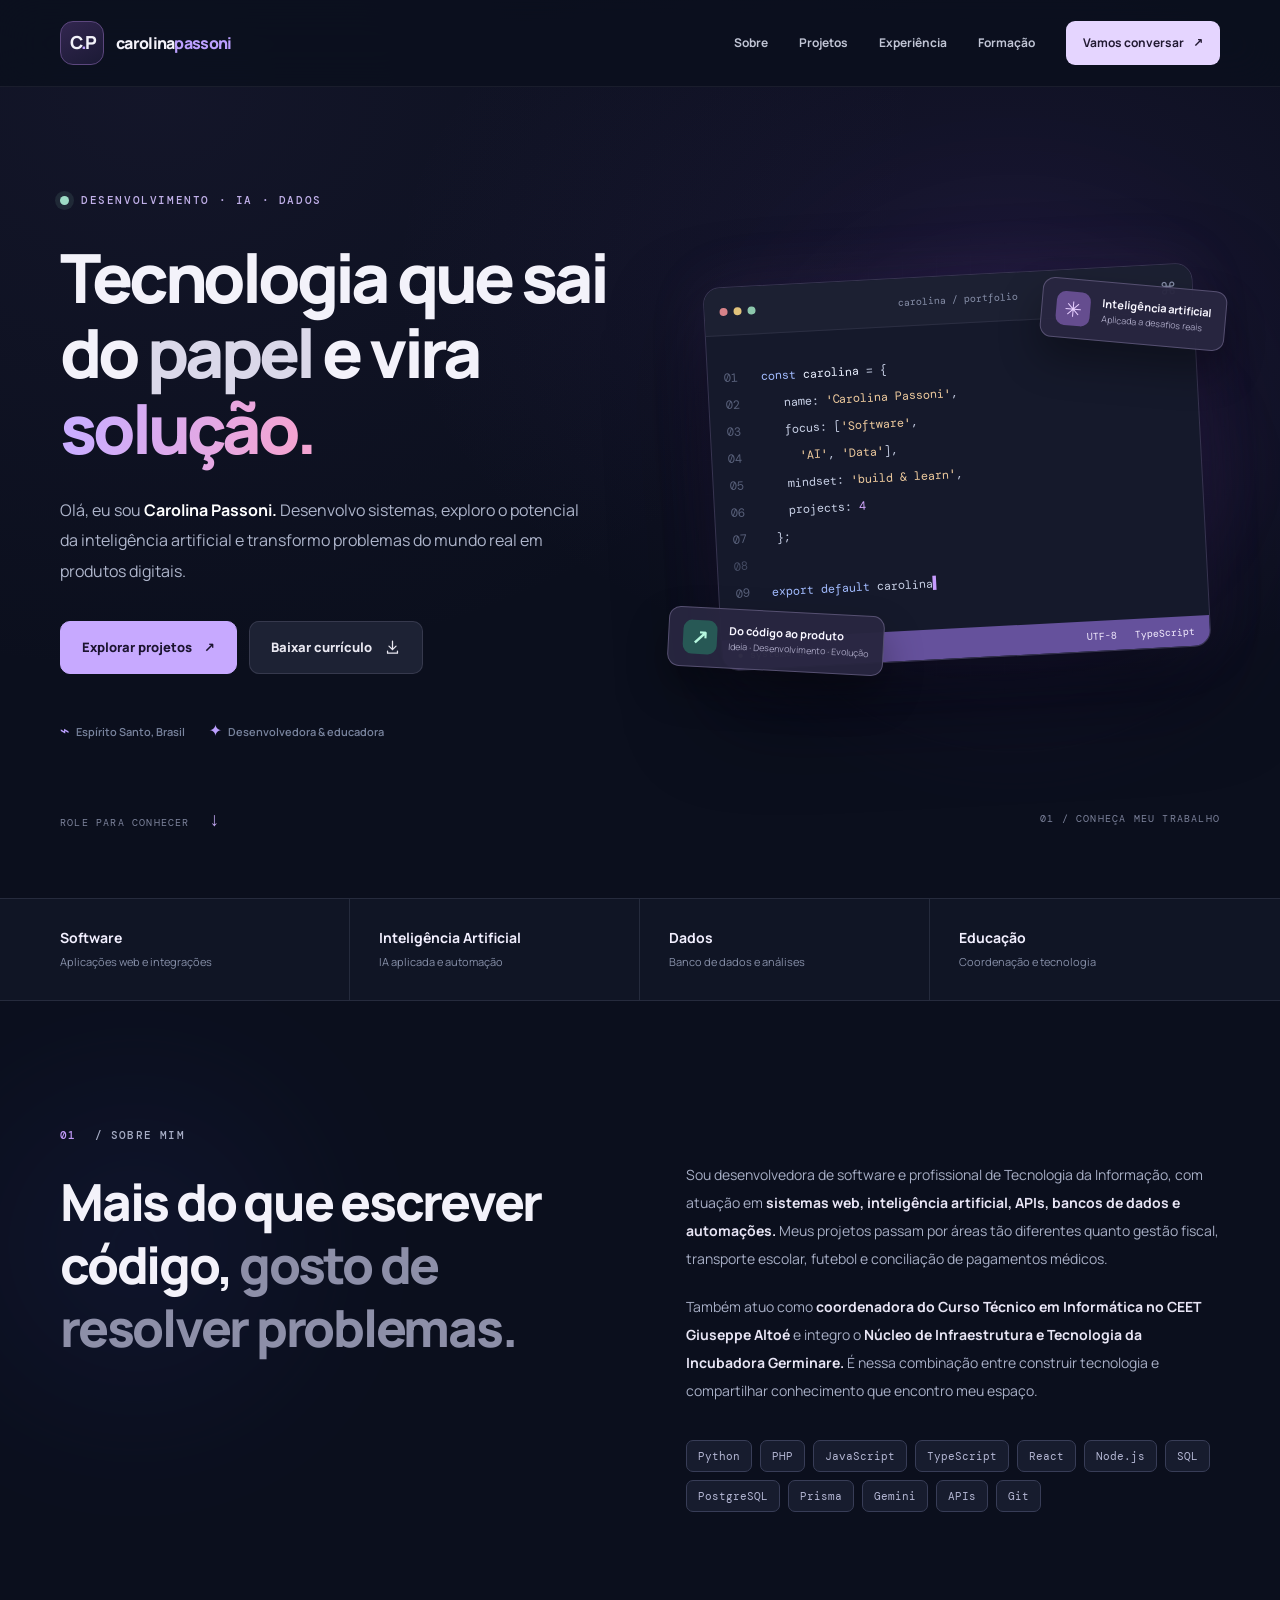
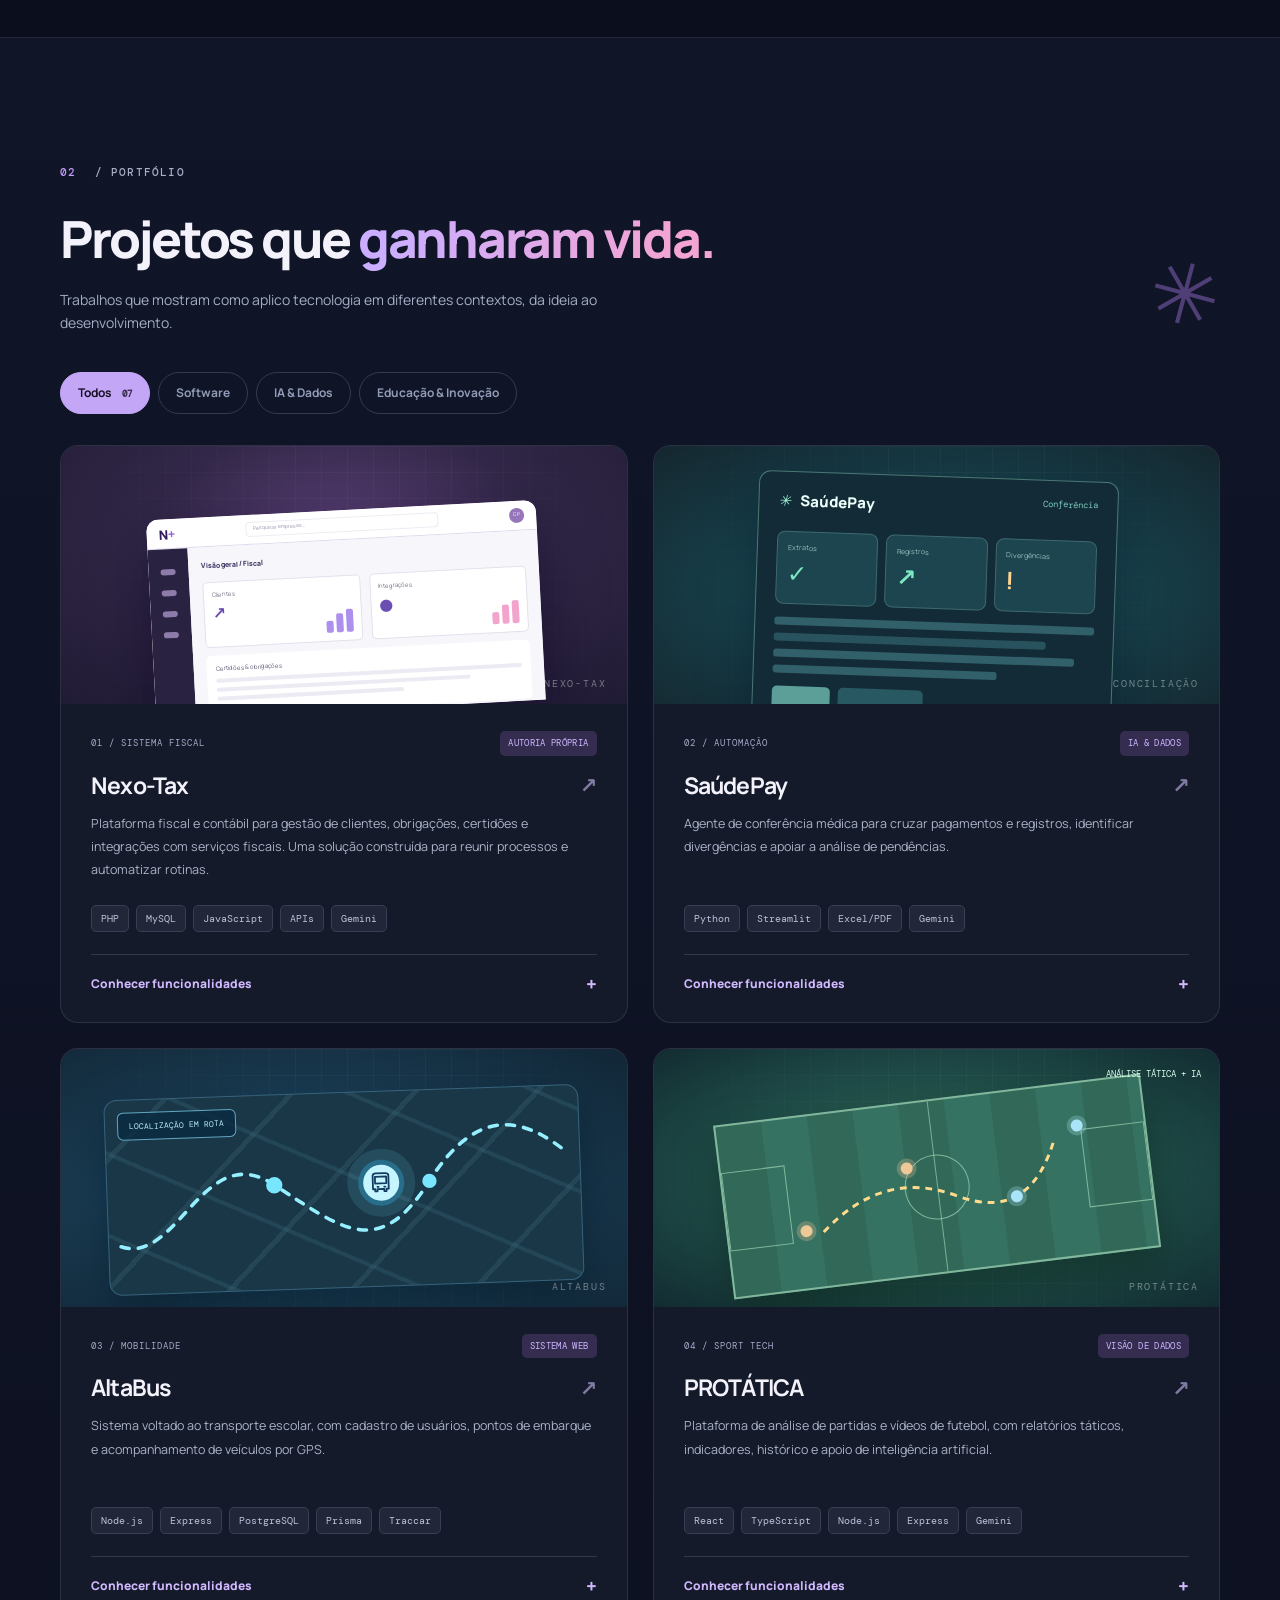
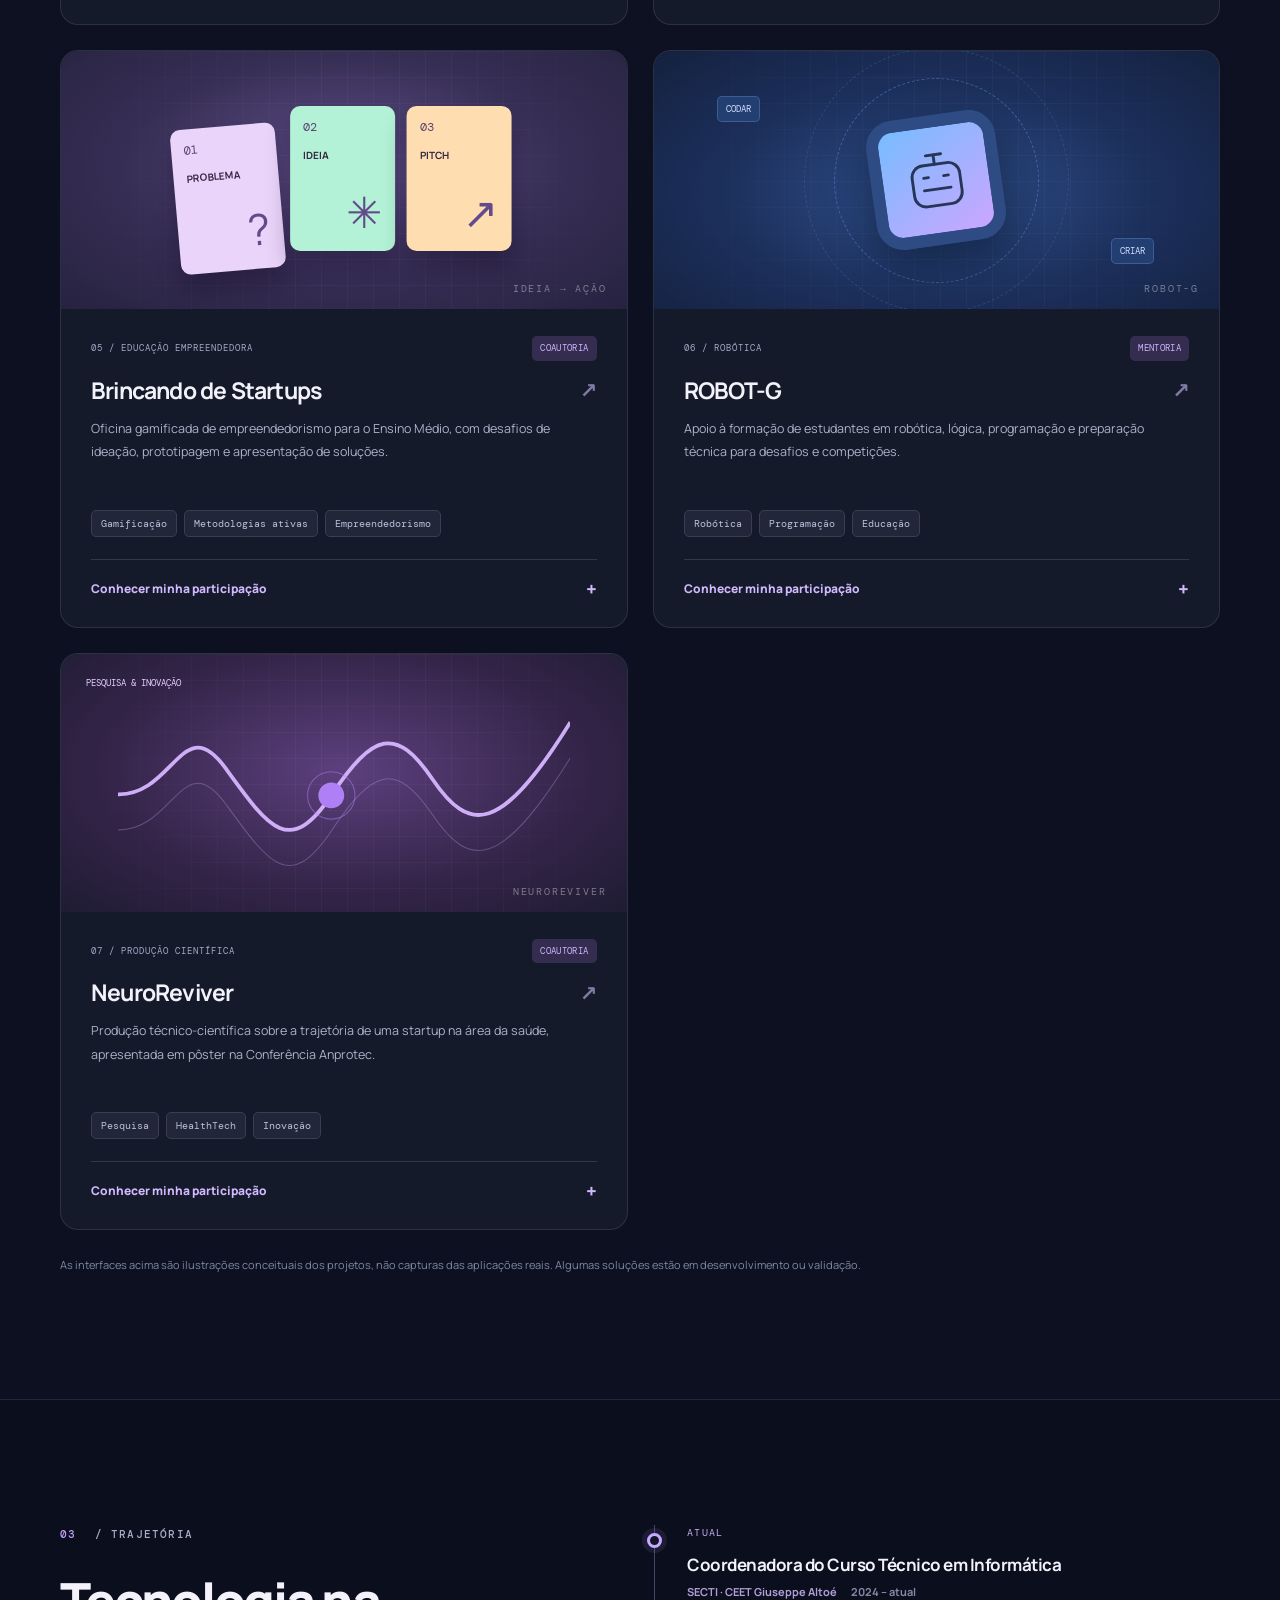
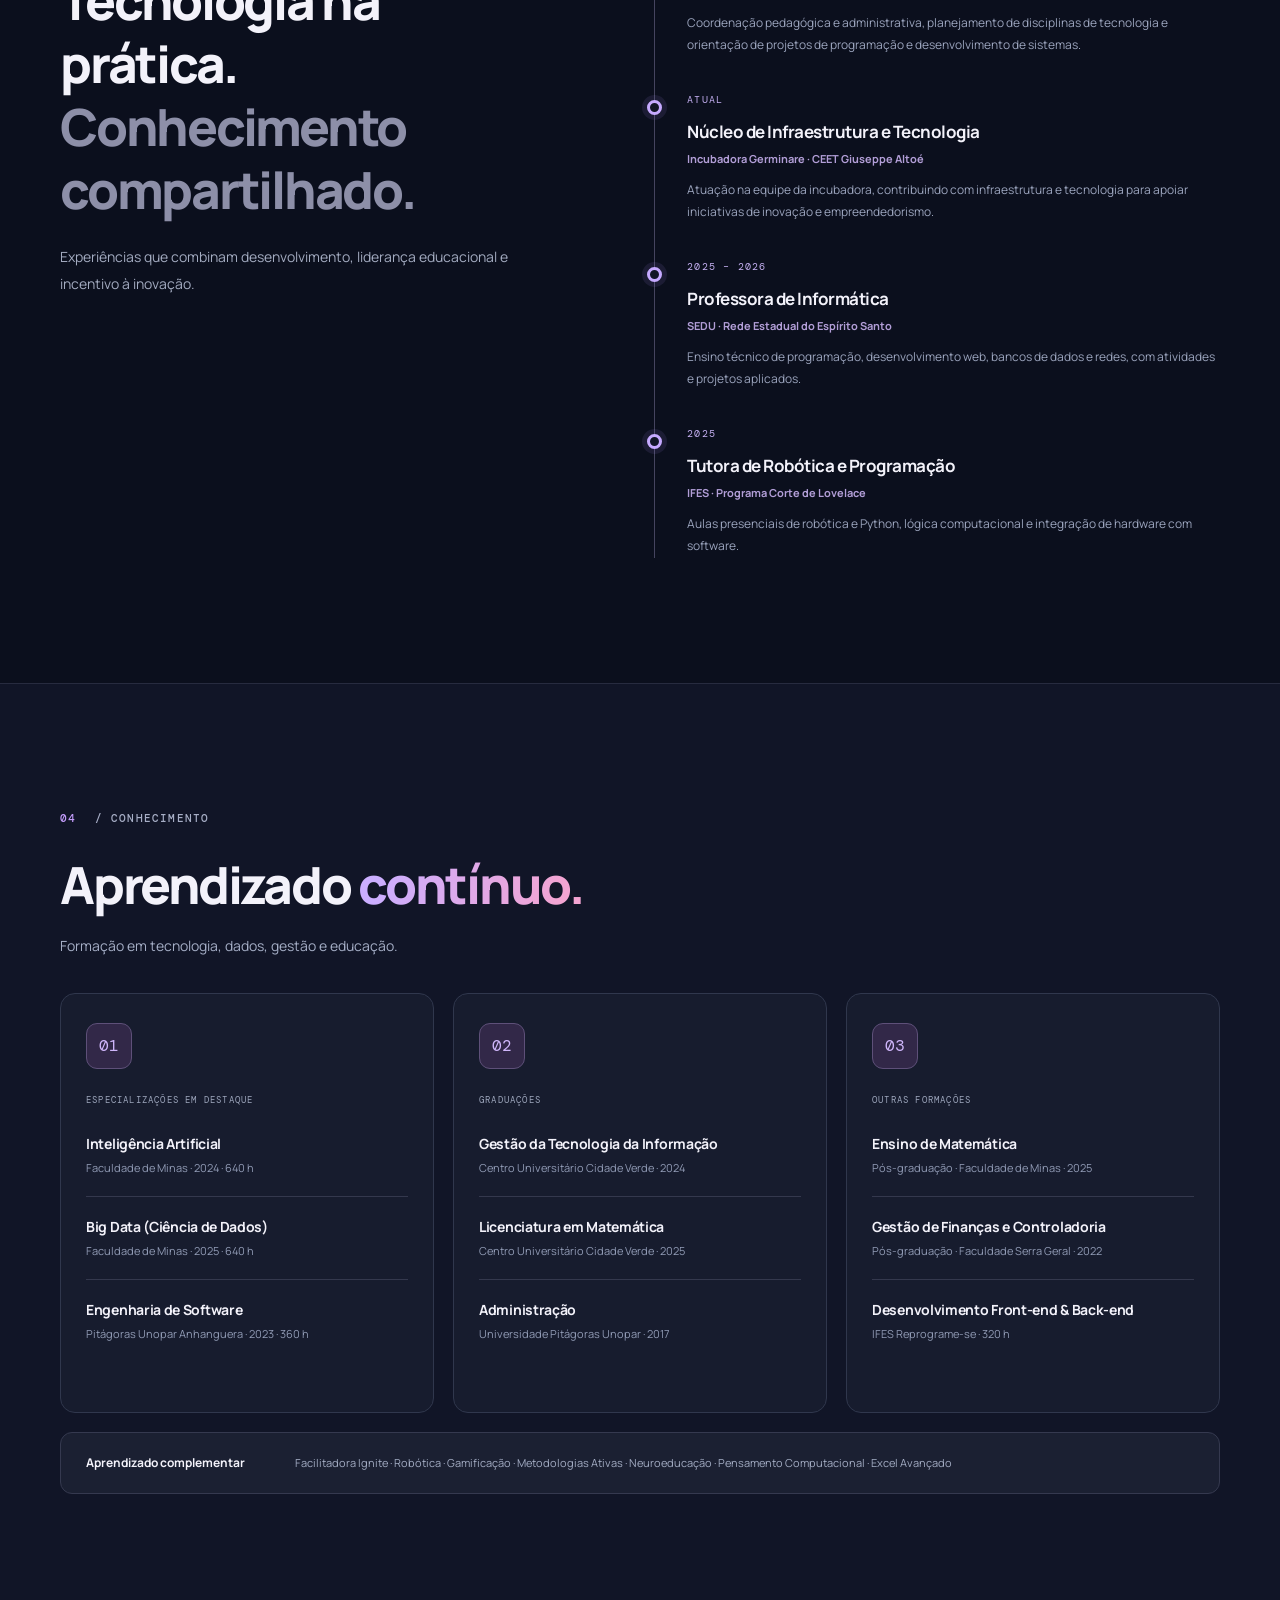
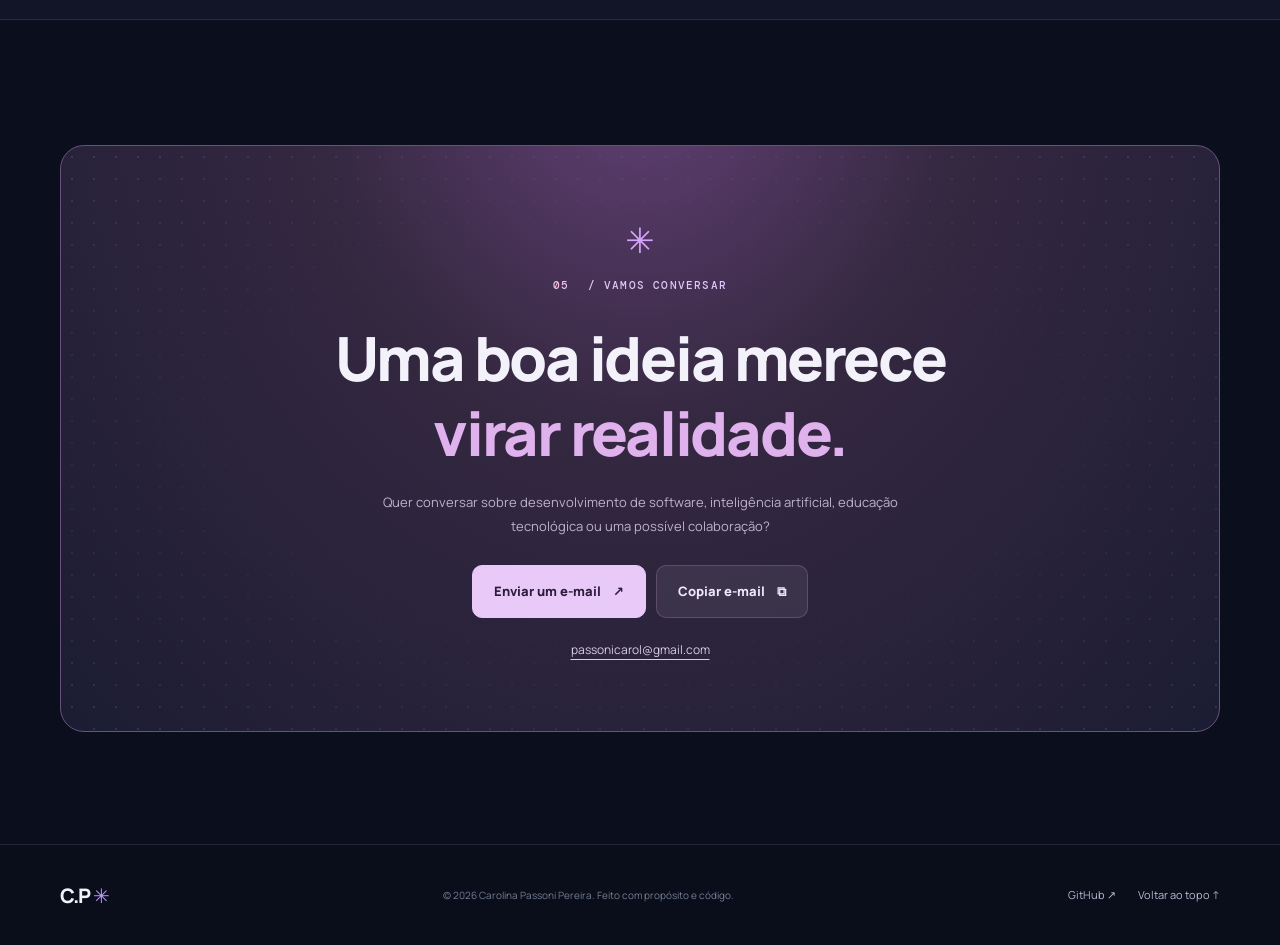
<file: index.html>
<!doctype html>
<html lang="pt-BR">
<head>
  <meta charset="UTF-8" />
  <meta name="viewport" content="width=device-width, initial-scale=1" />
  <meta name="theme-color" content="#0b1021" />
  <meta name="description" content="Portfólio de Carolina Passoni Pereira: desenvolvimento de software, inteligência artificial, dados e educação tecnológica. Conheça Nexo-Tax, SaúdePay, AltaBus, PROTÁTICA e mais." />
  <meta property="og:title" content="Carolina Passoni | Desenvolvedora de Software & IA" />
  <meta property="og:description" content="Soluções reais em software, dados e inteligência artificial. Conheça meus projetos e minha trajetória." />
  <meta property="og:type" content="website" />
  <meta property="og:locale" content="pt_BR" />
  <meta name="color-scheme" content="dark light" />
  <title>Carolina Passoni | Software, Dados & Inteligência Artificial</title>
  <link rel="icon" href="/assets/favicon.svg" type="image/svg+xml" />
  <link rel="preconnect" href="https://fonts.googleapis.com" />
  <link rel="preconnect" href="https://fonts.gstatic.com" crossorigin />
  <link href="https://fonts.googleapis.com/css2?family=DM+Mono:wght@400;500&family=Manrope:wght@400;500;600;700;800&display=swap" rel="stylesheet" />
  <link rel="stylesheet" href="/styles.css" />
  <script defer src="/script.js"></script>
</head>
<body>
  <a class="skip-link" href="#conteudo">Ir para o conteúdo</a>
  <div class="page-orb page-orb-one" aria-hidden="true"></div>
  <div class="page-orb page-orb-two" aria-hidden="true"></div>
  <header class="site-header" id="topo">
    <div class="container header-inner">
      <a class="brand" href="#topo" aria-label="Carolina Passoni, início">
        <span class="brand-mark">C<span>.</span>P</span>
        <span class="brand-name">carolina<span>passoni</span></span>
      </a>
      <button class="menu-toggle" id="menu-toggle" type="button" aria-expanded="false" aria-controls="primary-nav" aria-label="Abrir menu">
        <span></span><span></span><span></span>
      </button>
      <nav class="primary-nav" id="primary-nav" aria-label="Navegação principal">
        <a href="#sobre">Sobre</a><a href="#projetos">Projetos</a><a href="#experiencia">Experiência</a><a href="#formacao">Formação</a>
        <a href="#contato" class="nav-contact">Vamos conversar <span aria-hidden="true">↗</span></a>
      </nav>
    </div>
  </header>

  <main id="conteudo">
    <section class="hero section" aria-labelledby="hero-title">
      <div class="container hero-layout">
        <div class="hero-copy reveal">
          <p class="eyebrow"><span class="status-dot"></span> DESENVOLVIMENTO · IA · DADOS</p>
          <h1 id="hero-title">Tecnologia que sai do <em>papel</em> e vira <span class="gradient-text">solução.</span></h1>
          <p class="hero-description">Olá, eu sou <strong>Carolina Passoni.</strong> Desenvolvo sistemas, exploro o potencial da inteligência artificial e transformo problemas do mundo real em produtos digitais.</p>
          <div class="hero-actions">
            <a class="button button-primary" href="#projetos">Explorar projetos <span aria-hidden="true">↗</span></a>
            <a class="button button-secondary" href="/assets/Curriculo_Carolina_Passoni.pdf" download>Baixar currículo <svg viewBox="0 0 24 24" width="17" height="17" aria-hidden="true"><path d="M12 3v12m0 0 5-5m-5 5-5-5M5 17v3h14v-3" fill="none" stroke="currentColor" stroke-width="1.8" stroke-linecap="round" stroke-linejoin="round"/></svg></a>
          </div>
          <div class="hero-meta"><span><span class="meta-icon">⌁</span> Espírito Santo, Brasil</span><span><span class="meta-icon">✦</span> Desenvolvedora & educadora</span></div>
        </div>
        <div class="hero-visual reveal" aria-label="Ilustração conceitual de uma interface de desenvolvimento de software">
          <div class="hero-glow"></div>
          <div class="editor-window">
            <div class="editor-bar"><div class="editor-dots"><i></i><i></i><i></i></div><span>carolina / portfolio</span><span class="editor-icon">⌘</span></div>
            <div class="editor-content">
              <div class="editor-line"><span class="line-no">01</span><span class="token-blue">const</span> <span class="token-white">carolina</span> = {</div>
              <div class="editor-line"><span class="line-no">02</span> &nbsp; name: <span class="token-yellow">'Carolina Passoni'</span>,</div>
              <div class="editor-line"><span class="line-no">03</span> &nbsp; focus: [<span class="token-yellow">'Software'</span>,</div>
              <div class="editor-line"><span class="line-no">04</span> &nbsp; &nbsp; <span class="token-yellow">'AI'</span>, <span class="token-yellow">'Data'</span>],</div>
              <div class="editor-line"><span class="line-no">05</span> &nbsp; mindset: <span class="token-yellow">'build & learn'</span>,</div>
              <div class="editor-line"><span class="line-no">06</span> &nbsp; projects: <span class="token-purple">4</span></div>
              <div class="editor-line"><span class="line-no">07</span> };</div>
              <div class="editor-line faint"><span class="line-no">08</span></div>
              <div class="editor-line"><span class="line-no">09</span><span class="token-blue">export default</span> carolina<span class="cursor">▍</span></div>
            </div>
            <div class="editor-status"><span>● systems online</span><span>UTF-8 &nbsp; TypeScript</span></div>
          </div>
          <div class="float-card float-card-one"><span class="float-symbol">✳</span><div><strong>Inteligência artificial</strong><small>Aplicada a desafios reais</small></div></div>
          <div class="float-card float-card-two"><span class="mini-spark">↗</span><div><strong>Do código ao produto</strong><small>Ideia · Desenvolvimento · Evolução</small></div></div>
        </div>
      </div>
      <div class="container hero-footer"><span class="scroll-cue">ROLE PARA CONHECER <span aria-hidden="true">↓</span></span><span class="hero-index">01 / CONHEÇA MEU TRABALHO</span></div>
    </section>

    <section class="facts-strip" aria-label="Áreas de atuação">
      <div class="container facts-grid">
        <div><strong>Software</strong><span>Aplicações web e integrações</span></div>
        <div><strong>Inteligência Artificial</strong><span>IA aplicada e automação</span></div>
        <div><strong>Dados</strong><span>Banco de dados e análises</span></div>
        <div><strong>Educação</strong><span>Coordenação e tecnologia</span></div>
      </div>
    </section>

    <section class="section about-section" id="sobre" aria-labelledby="about-title">
      <div class="container about-layout">
        <div class="section-heading reveal"><div class="section-label"><span>01</span> / SOBRE MIM</div><h2 id="about-title">Mais do que escrever código, <span class="text-dim">gosto de resolver problemas.</span></h2></div>
        <div class="about-body reveal"><p>Sou desenvolvedora de software e profissional de Tecnologia da Informação, com atuação em <strong>sistemas web, inteligência artificial, APIs, bancos de dados e automações.</strong> Meus projetos passam por áreas tão diferentes quanto gestão fiscal, transporte escolar, futebol e conciliação de pagamentos médicos.</p><p>Também atuo como <strong>coordenadora do Curso Técnico em Informática no CEET Giuseppe Altoé</strong> e integro o <strong>Núcleo de Infraestrutura e Tecnologia da Incubadora Germinare.</strong> É nessa combinação entre construir tecnologia e compartilhar conhecimento que encontro meu espaço.</p>
          <div class="skill-tags"><span>Python</span><span>PHP</span><span>JavaScript</span><span>TypeScript</span><span>React</span><span>Node.js</span><span>SQL</span><span>PostgreSQL</span><span>Prisma</span><span>Gemini</span><span>APIs</span><span>Git</span></div>
        </div>
      </div>
    </section>

    <section class="section projects-section" id="projetos" aria-labelledby="projects-title">
      <div class="container">
        <div class="section-top reveal"><div><div class="section-label"><span>02</span> / PORTFÓLIO</div><h2 id="projects-title">Projetos que <span class="gradient-text">ganharam vida.</span></h2><p>Trabalhos que mostram como aplico tecnologia em diferentes contextos, da ideia ao desenvolvimento.</p></div><span class="section-decoration" aria-hidden="true">✳</span></div>
        <div class="filter-bar reveal" role="group" aria-label="Filtrar projetos"><button class="filter-button active" data-filter="todos" type="button" aria-pressed="true">Todos <span>07</span></button><button class="filter-button" data-filter="software" type="button" aria-pressed="false">Software</button><button class="filter-button" data-filter="ia" type="button" aria-pressed="false">IA & Dados</button><button class="filter-button" data-filter="educacao" type="button" aria-pressed="false">Educação & Inovação</button></div>
        <div class="projects-grid" id="projects-grid">
          <article class="project-card project-featured reveal" data-categories="software ia"><div class="project-art art-nexo"><div class="app-shell nexo-shell"><div class="app-shell-top"><span class="fake-logo">N<span>+</span></span><span class="fake-search">Pesquisar empresas...</span><span class="fake-avatar">CP</span></div><div class="nexo-main"><div class="nexo-side"><i></i><i></i><i></i><i></i></div><div class="nexo-dashboard"><div class="nexo-label">Visão geral / Fiscal</div><div class="nexo-metrics"><div><small>Clientes</small><b>↗</b><span class="fake-bars"><i></i><i></i><i></i></span></div><div><small>Integrações</small><b>●</b><span class="fake-bars bars-pink"><i></i><i></i><i></i></span></div></div><div class="nexo-list"><span>Certidões & obrigações</span><i></i><i></i><i></i></div></div></div></div><span class="art-watermark">NEXO-TAX</span></div><div class="project-info"><div class="project-meta"><span class="project-type">01 / SISTEMA FISCAL</span><span class="project-badge">AUTORIA PRÓPRIA</span></div><h3>Nexo-Tax <span aria-hidden="true">↗</span></h3><p>Plataforma fiscal e contábil para gestão de clientes, obrigações, certidões e integrações com serviços fiscais. Uma solução construída para reunir processos e automatizar rotinas.</p><div class="tech-stack"><span>PHP</span><span>MySQL</span><span>JavaScript</span><span>APIs</span><span>Gemini</span></div><details class="project-details"><summary>Conhecer funcionalidades <span aria-hidden="true">+</span></summary><div>Gestão de escritórios e clientes, integrações com Certum e serviços do e-CAC/SERPRO, webhooks, automações e recursos com IA. Algumas integrações podem depender de homologação ou validação em produção.</div></details></div></article>

          <article class="project-card reveal" data-categories="software ia"><div class="project-art art-health"><div class="health-screen"><div class="health-head"><span><i class="health-pulse">✳</i> SaúdePay</span><small>Conferência</small></div><div class="health-stats"><div><small>Extratos</small><strong>✓</strong></div><div><small>Registros</small><strong>↗</strong></div><div><small>Divergências</small><strong>!</strong></div></div><div class="health-lines"><i></i><i></i><i></i><i></i></div><div class="health-bottom"><span></span><span></span></div></div><span class="art-watermark">CONCILIAÇÃO</span></div><div class="project-info"><div class="project-meta"><span class="project-type">02 / AUTOMAÇÃO</span><span class="project-badge">IA & DADOS</span></div><h3>SaúdePay <span aria-hidden="true">↗</span></h3><p>Agente de conferência médica para cruzar pagamentos e registros, identificar divergências e apoiar a análise de pendências.</p><div class="tech-stack"><span>Python</span><span>Streamlit</span><span>Excel/PDF</span><span>Gemini</span></div><details class="project-details"><summary>Conhecer funcionalidades <span aria-hidden="true">+</span></summary><div>Conciliação de extratos com registros do Apolo, identificação de glosas e inconsistências, relatórios em Excel/PDF e análise opcional com inteligência artificial.</div></details></div></article>

          <article class="project-card reveal" data-categories="software"><div class="project-art art-bus"><div class="map-window"><div class="map-grid"></div><svg class="bus-route" viewBox="0 0 440 190" aria-hidden="true"><path d="M0 143 C55 163 84 40 151 87 S252 165 304 89 S402 33 440 66" fill="none" stroke="#96efff" stroke-width="3.5" stroke-dasharray="8 9" stroke-linecap="round"/><circle cx="152" cy="88" r="8" fill="#79e6ff"/><circle cx="304" cy="89" r="7" fill="#79e6ff"/></svg><div class="bus-marker"><svg viewBox="0 0 24 24" aria-hidden="true"><path d="M5 6c0-1.5 1.4-2 3-2h8c1.6 0 3 .5 3 2v12h-2v2h-2v-2H9v2H7v-2H5V6Zm2 1v6h10V7H7Zm2 9h1m5 0h1" stroke="currentColor" stroke-width="1.6" fill="none" stroke-linejoin="round" stroke-linecap="round"/></svg></div><span class="map-tag">LOCALIZAÇÃO EM ROTA</span></div><span class="art-watermark">ALTABUS</span></div><div class="project-info"><div class="project-meta"><span class="project-type">03 / MOBILIDADE</span><span class="project-badge">SISTEMA WEB</span></div><h3>AltaBus <span aria-hidden="true">↗</span></h3><p>Sistema voltado ao transporte escolar, com cadastro de usuários, pontos de embarque e acompanhamento de veículos por GPS.</p><div class="tech-stack"><span>Node.js</span><span>Express</span><span>PostgreSQL</span><span>Prisma</span><span>Traccar</span></div><details class="project-details"><summary>Conhecer funcionalidades <span aria-hidden="true">+</span></summary><div>Estrutura de API com Node.js e Express, persistência em PostgreSQL via Prisma, integração com rastreamento Traccar e configuração para hospedagem na Vercel.</div></details></div></article>

          <article class="project-card reveal" data-categories="software ia"><div class="project-art art-soccer"><div class="field-graphic"><div class="pitch-outline"><div class="center-circle"></div><div class="penalty-left"></div><div class="penalty-right"></div><div class="pitch-midline"></div><i class="player player-a"></i><i class="player player-b"></i><i class="player player-c"></i><i class="player player-d"></i><svg class="tactical-line" viewBox="0 0 370 174" aria-hidden="true"><path d="M65 119 Q133 62 204 99 T310 52" fill="none" stroke="#ffdb8b" stroke-width="3" stroke-dasharray="7 6"/></svg></div></div><span class="field-label">ANÁLISE TÁTICA + IA</span><span class="art-watermark">PROTÁTICA</span></div><div class="project-info"><div class="project-meta"><span class="project-type">04 / SPORT TECH</span><span class="project-badge">VISÃO DE DADOS</span></div><h3>PROTÁTICA <span aria-hidden="true">↗</span></h3><p>Plataforma de análise de partidas e vídeos de futebol, com relatórios táticos, indicadores, histórico e apoio de inteligência artificial.</p><div class="tech-stack"><span>React</span><span>TypeScript</span><span>Node.js</span><span>Express</span><span>Gemini</span></div><details class="project-details"><summary>Conhecer funcionalidades <span aria-hidden="true">+</span></summary><div>Desenvolvimento e evolução de recursos para análise esportiva, geração de relatórios, comparação de análises e acompanhamento de indicadores a partir de dados e vídeos.</div></details></div></article>

          <article class="project-card reveal" data-categories="educacao"><div class="project-art art-startups"><div class="startup-board"><div class="startup-tile"><span>01</span><strong>PROBLEMA</strong><i>?</i></div><div class="startup-tile"><span>02</span><strong>IDEIA</strong><i>✳</i></div><div class="startup-tile"><span>03</span><strong>PITCH</strong><i>↗</i></div></div><span class="art-watermark">IDEIA → AÇÃO</span></div><div class="project-info"><div class="project-meta"><span class="project-type">05 / EDUCAÇÃO EMPREENDEDORA</span><span class="project-badge">COAUTORIA</span></div><h3>Brincando de Startups <span aria-hidden="true">↗</span></h3><p>Oficina gamificada de empreendedorismo para o Ensino Médio, com desafios de ideação, prototipagem e apresentação de soluções.</p><div class="tech-stack"><span>Gamificação</span><span>Metodologias ativas</span><span>Empreendedorismo</span></div><details class="project-details"><summary>Conhecer minha participação <span aria-hidden="true">+</span></summary><div>Coautoria da oficina e de relato sobre a iniciativa apresentado na 36ª Conferência Anprotec, em 2026.</div></details></div></article>

          <article class="project-card reveal" data-categories="educacao"><div class="project-art art-robot"><div class="robot-ring ring-one"></div><div class="robot-ring ring-two"></div><div class="robot-core"><svg viewBox="0 0 72 72" aria-hidden="true"><rect x="11" y="19" width="50" height="43" rx="12" fill="none" stroke="currentColor" stroke-width="3"/><path d="M36 19V9m-8 0h16M22 45h28M23 32h5m16 0h5" stroke="currentColor" stroke-linecap="round" stroke-width="3"/></svg></div><span class="robot-chip chip-one">CODAR</span><span class="robot-chip chip-two">CRIAR</span><span class="art-watermark">ROBOT-G</span></div><div class="project-info"><div class="project-meta"><span class="project-type">06 / ROBÓTICA</span><span class="project-badge">MENTORIA</span></div><h3>ROBOT-G <span aria-hidden="true">↗</span></h3><p>Apoio à formação de estudantes em robótica, lógica, programação e preparação técnica para desafios e competições.</p><div class="tech-stack"><span>Robótica</span><span>Programação</span><span>Educação</span></div><details class="project-details"><summary>Conhecer minha participação <span aria-hidden="true">+</span></summary><div>Orientação educacional de projetos, desenvolvimento de competências tecnológicas e apoio à preparação da equipe para competições.</div></details></div></article>

          <article class="project-card reveal" data-categories="ia educacao"><div class="project-art art-neuro"><div class="neuro-graphic"><svg viewBox="0 0 420 220" aria-hidden="true"><path d="M0 121 C52 122 60 42 100 97 S159 180 198 122 S258 57 292 107 S355 159 420 54" fill="none" stroke="#d6b6ff" stroke-width="3.5"/><path d="M0 154 C52 155 60 75 100 130 S159 213 198 155 S258 90 292 140 S355 192 420 87" fill="none" stroke="#d6b6ff" stroke-width="1" opacity=".3"/><circle cx="198" cy="122" r="12" fill="#b583fc"/><circle cx="198" cy="122" r="22" fill="none" stroke="#b583fc" opacity=".5"/></svg></div><span class="neuro-label">PESQUISA & INOVAÇÃO</span><span class="art-watermark">NEUROREVIVER</span></div><div class="project-info"><div class="project-meta"><span class="project-type">07 / PRODUÇÃO CIENTÍFICA</span><span class="project-badge">COAUTORIA</span></div><h3>NeuroReviver <span aria-hidden="true">↗</span></h3><p>Produção técnico-científica sobre a trajetória de uma startup na área da saúde, apresentada em pôster na Conferência Anprotec.</p><div class="tech-stack"><span>Pesquisa</span><span>HealthTech</span><span>Inovação</span></div><details class="project-details"><summary>Conhecer minha participação <span aria-hidden="true">+</span></summary><div>Coautoria de relato apresentado na 36ª Conferência Anprotec em 2026, com foco na trajetória de desenvolvimento de uma iniciativa de saúde e inovação.</div></details></div></article>
        </div>
        <p class="projects-note">As interfaces acima são ilustrações conceituais dos projetos, não capturas das aplicações reais. Algumas soluções estão em desenvolvimento ou validação.</p>
      </div>
    </section>

    <section class="section experience-section" id="experiencia" aria-labelledby="experience-title">
      <div class="container experience-layout"><div class="experience-intro reveal"><div class="section-label"><span>03</span> / TRAJETÓRIA</div><h2 id="experience-title">Tecnologia na prática. <span class="text-dim">Conhecimento compartilhado.</span></h2><p>Experiências que combinam desenvolvimento, liderança educacional e incentivo à inovação.</p></div>
        <div class="timeline reveal">
          <article class="timeline-item"><div class="timeline-dot"></div><div class="timeline-date">ATUAL</div><h3>Coordenadora do Curso Técnico em Informática</h3><div class="timeline-place">SECTI · CEET Giuseppe Altoé <span>2024 – atual</span></div><p>Coordenação pedagógica e administrativa, planejamento de disciplinas de tecnologia e orientação de projetos de programação e desenvolvimento de sistemas.</p></article>
          <article class="timeline-item"><div class="timeline-dot"></div><div class="timeline-date">ATUAL</div><h3>Núcleo de Infraestrutura e Tecnologia</h3><div class="timeline-place">Incubadora Germinare · CEET Giuseppe Altoé</div><p>Atuação na equipe da incubadora, contribuindo com infraestrutura e tecnologia para apoiar iniciativas de inovação e empreendedorismo.</p></article>
          <article class="timeline-item"><div class="timeline-dot"></div><div class="timeline-date">2025 – 2026</div><h3>Professora de Informática</h3><div class="timeline-place">SEDU · Rede Estadual do Espírito Santo</div><p>Ensino técnico de programação, desenvolvimento web, bancos de dados e redes, com atividades e projetos aplicados.</p></article>
          <article class="timeline-item"><div class="timeline-dot"></div><div class="timeline-date">2025</div><h3>Tutora de Robótica e Programação</h3><div class="timeline-place">IFES · Programa Corte de Lovelace</div><p>Aulas presenciais de robótica e Python, lógica computacional e integração de hardware com software.</p></article>
        </div>
      </div>
    </section>

    <section class="section education-section" id="formacao" aria-labelledby="education-title"><div class="container"><div class="section-top education-top reveal"><div><div class="section-label"><span>04</span> / CONHECIMENTO</div><h2 id="education-title">Aprendizado <span class="gradient-text">contínuo.</span></h2><p>Formação em tecnologia, dados, gestão e educação.</p></div></div><div class="education-grid">
      <div class="education-card reveal"><div class="education-card-icon">01</div><div class="education-card-label">ESPECIALIZAÇÕES EM DESTAQUE</div><h3>Inteligência Artificial</h3><p>Faculdade de Minas · 2024 · 640 h</p><hr/><h3>Big Data (Ciência de Dados)</h3><p>Faculdade de Minas · 2025 · 640 h</p><hr/><h3>Engenharia de Software</h3><p>Pitágoras Unopar Anhanguera · 2023 · 360 h</p></div>
      <div class="education-card reveal"><div class="education-card-icon">02</div><div class="education-card-label">GRADUAÇÕES</div><h3>Gestão da Tecnologia da Informação</h3><p>Centro Universitário Cidade Verde · 2024</p><hr/><h3>Licenciatura em Matemática</h3><p>Centro Universitário Cidade Verde · 2025</p><hr/><h3>Administração</h3><p>Universidade Pitágoras Unopar · 2017</p></div>
      <div class="education-card reveal"><div class="education-card-icon">03</div><div class="education-card-label">OUTRAS FORMAÇÕES</div><h3>Ensino de Matemática</h3><p>Pós-graduação · Faculdade de Minas · 2025</p><hr/><h3>Gestão de Finanças e Controladoria</h3><p>Pós-graduação · Faculdade Serra Geral · 2022</p><hr/><h3>Desenvolvimento Front-end & Back-end</h3><p>IFES Reprograme-se · 320 h</p></div>
    </div><div class="certification-bar reveal"><strong>Aprendizado complementar</strong><span>Facilitadora Ignite · Robótica · Gamificação · Metodologias Ativas · Neuroeducação · Pensamento Computacional · Excel Avançado</span></div></div></section>

    <section class="section contact-section" id="contato" aria-labelledby="contact-title"><div class="container contact-panel reveal"><div class="contact-star" aria-hidden="true">✳</div><div class="section-label"><span>05</span> / VAMOS CONVERSAR</div><h2 id="contact-title">Uma boa ideia merece <span>virar realidade.</span></h2><p>Quer conversar sobre desenvolvimento de software, inteligência artificial, educação tecnológica ou uma possível colaboração?</p><div class="contact-actions"><a class="button contact-button" href="mailto:passonicarol@gmail.com?subject=Contato%20pelo%20portf%C3%B3lio">Enviar um e-mail <span aria-hidden="true">↗</span></a><button class="button contact-copy" id="copy-email" type="button">Copiar e-mail <span aria-hidden="true">⧉</span></button></div><a class="contact-email" href="mailto:passonicarol@gmail.com">passonicarol@gmail.com</a></div></section>
  </main>
  <footer class="site-footer"><div class="container footer-inner"><a class="footer-brand" href="#topo">C.P<span>✳</span></a><p>© <span id="year">2026</span> Carolina Passoni Pereira. Feito com propósito e código.</p><div class="footer-links"><a href="https://github.com/CarolinaPassoni" target="_blank" rel="noopener noreferrer">GitHub ↗</a><a href="#topo">Voltar ao topo ↑</a></div></div></footer>
  <div class="toast" id="toast" role="status" aria-live="polite"></div>
</body>
</html>
</file>
<file: styles.css>
:root{--bg:#0b0f1d;--bg-2:#111628;--surface:#171d30;--surface-2:#20273b;--border:rgba(185,192,223,.13);--text:#f3f2fa;--muted:#9aa2bd;--muted-2:#6e7897;--lavender:#bca0ff;--pink:#f29ecc;--mint:#8be5c5;--cyan:#99e2fc;--yellow:#f6d997;--container:1160px}
*,*::before,*::after{box-sizing:border-box}html{scroll-behavior:smooth;scroll-padding-top:90px}body{margin:0;background:var(--bg);color:var(--text);font-family:Manrope,system-ui,-apple-system,BlinkMacSystemFont,'Segoe UI',sans-serif;line-height:1.65;-webkit-font-smoothing:antialiased}body::before{content:"";position:absolute;z-index:-1;top:0;left:0;width:100%;height:950px;background:radial-gradient(ellipse at 78% 29%,rgba(109,67,178,.12),transparent 43%),radial-gradient(ellipse at 12% 10%,rgba(80,69,130,.12),transparent 48%);pointer-events:none}a{color:inherit;text-decoration:none}button{font:inherit}button:focus-visible,a:focus-visible,summary:focus-visible{outline:2px solid var(--lavender);outline-offset:4px}::selection{background:var(--lavender);color:#131526}.container{width:min(calc(100% - 80px),var(--container));margin-inline:auto}.section{padding:125px 0}.page-orb{position:absolute;z-index:-1;pointer-events:none;border-radius:50%;filter:blur(100px);opacity:.15}.page-orb-one{width:380px;height:380px;right:6%;top:270px;background:#874ad5}.page-orb-two{width:270px;height:270px;left:0;top:1110px;background:#3244a8}.skip-link{position:absolute;left:15px;top:-100px;background:var(--lavender);color:#111;padding:10px 20px;z-index:100;border-radius:8px}.skip-link:focus{top:15px}
.site-header{position:relative;z-index:30;border-bottom:1px solid rgba(255,255,255,.06);background:rgba(11,15,29,.80);backdrop-filter:blur(22px);-webkit-backdrop-filter:blur(22px)}.header-inner{height:86px;display:flex;align-items:center;justify-content:space-between}.brand{display:flex;align-items:center;gap:12px}.brand-mark{display:flex;align-items:center;justify-content:center;width:44px;height:44px;background:linear-gradient(150deg,#32264f,#1b1a35);border:1px solid #5c477e;border-radius:13px;font-size:18px;font-weight:800;letter-spacing:-2px}.brand-mark span{color:var(--lavender)}.brand-name{font-size:16px;font-weight:800;letter-spacing:-.7px}.brand-name span{color:var(--lavender)}.primary-nav{display:flex;gap:31px;align-items:center}.primary-nav>a{font-size:12px;font-weight:700;color:#c1c5d5;transition:color .2s}.primary-nav>a:hover{color:#fff}.primary-nav .nav-contact{background:#e5d5ff;color:#221a32;padding:12px 17px;border-radius:9px}.primary-nav .nav-contact:hover{color:#20192d;background:#fff}.nav-contact span{margin-left:7px}.menu-toggle{display:none}
.hero{padding-top:104px;padding-bottom:25px;overflow:hidden}.hero-layout{display:grid;grid-template-columns:1.06fr .94fr;gap:40px;align-items:center;min-height:540px}.eyebrow,.section-label,.project-type,.project-badge,.timeline-date,.education-card-label,.scroll-cue,.hero-index{font-family:'DM Mono',monospace;letter-spacing:1.2px}.eyebrow{display:flex;align-items:center;gap:12px;color:#c1b0e9;font-size:11px;font-weight:500;letter-spacing:1.6px;margin:0 0 31px}.status-dot{position:relative;width:9px;height:9px;border-radius:50%;background:#9edcc6;box-shadow:0 0 0 5px rgba(158,220,198,.10)}.hero h1{max-width:700px;margin:0 0 29px;font-size:clamp(47px,5.3vw,72px);line-height:1.11;letter-spacing:-4px;font-weight:800}.hero h1 em{font-style:normal;color:#dad8e9}.gradient-text{background:linear-gradient(100deg,#cbaeff 10%,#f3a4d2 90%);-webkit-background-clip:text;background-clip:text;color:transparent}.hero-description{max-width:520px;margin:0;color:#aeb5cb;font-size:16px;line-height:1.9}.hero-description strong{color:#fff;font-weight:700}.hero-actions{display:flex;align-items:center;gap:12px;flex-wrap:wrap;margin-top:35px}.button{display:inline-flex;gap:12px;justify-content:center;align-items:center;cursor:pointer;font-size:13px;font-weight:800;min-height:53px;padding:0 21px;border-radius:10px;transition:transform .2s,background .2s,border-color .2s}.button:hover{transform:translateY(-2px)}.button-primary{background:#c7a9ff;color:#1c1430;border:1px solid #c7a9ff}.button-primary:hover{background:#e3d2ff}.button-secondary{background:#1d2234;color:#e9e8f1;border:1px solid rgba(194,184,223,.15)}.button-secondary:hover{background:#262c42}.hero-meta{display:flex;gap:24px;margin-top:43px;color:#79849e;font-size:11px;font-weight:600}.meta-icon{color:var(--lavender);font-size:16px;margin-right:4px}.hero-visual{height:510px;position:relative;display:flex;align-items:center;justify-content:center;isolation:isolate}.hero-glow{position:absolute;z-index:-1;inset:65px -60px 55px 20px;border-radius:50%;background:radial-gradient(ellipse,#71499d55,transparent 65%);filter:blur(25px)}.hero-visual:before{content:"";position:absolute;inset:10px -30px;background-image:linear-gradient(#9197b914 1px,transparent 1px),linear-gradient(90deg,#9197b914 1px,transparent 1px);background-size:34px 34px;mask-image:radial-gradient(ellipse,#000 20%,transparent 67%)}.editor-window{width:min(100%,490px);background:#15192b;border:1px solid #373450;border-radius:17px;overflow:hidden;transform:rotate(-3deg);box-shadow:0 40px 90px #02030c91,0 0 60px #9665c41f;position:relative}.editor-bar{height:48px;border-bottom:1px solid #2b2e42;background:#1c2032;display:flex;justify-content:space-between;align-items:center;padding:0 15px;font:10px 'DM Mono',monospace;color:#878fa9}.editor-dots{display:flex;gap:6px}.editor-dots i{display:block;width:8px;height:8px;border-radius:50%;background:#d78289}.editor-dots i:nth-child(2){background:#e1c27b}.editor-dots i:nth-child(3){background:#8cc7ac}.editor-icon{font-size:17px}.editor-content{padding:29px 18px 32px 16px;font:12px/2.25 'DM Mono',monospace;white-space:nowrap;overflow:hidden}.editor-line{color:#c8d0e6}.line-no{display:inline-block;width:37px;color:#59617b}.token-blue{color:#a3bcff}.token-yellow{color:#efcb9e}.token-purple{color:#d4a9ff}.token-white{color:#eaf0ff}.faint{opacity:.7}.cursor{color:#c69bfd;animation:blink 1s steps(2) infinite}@keyframes blink{50%{opacity:0}}.editor-status{height:30px;background:#65519c;color:#f4edff;display:flex;justify-content:space-between;align-items:center;font:10px 'DM Mono',monospace;padding:0 15px}.float-card{position:absolute;display:flex;align-items:center;gap:12px;padding:12px 14px;border-radius:12px;border:1px solid #565071;background:rgba(40,38,64,.96);box-shadow:0 20px 40px #0005;z-index:2}.float-card strong{display:block;color:#f8f6ff;font-size:11px;line-height:1.4}.float-card small{display:block;color:#a8a5c2;font-size:9px;margin-top:2px}.float-card-one{right:-6px;top:72px;transform:rotate(5deg)}.float-card-two{bottom:51px;left:-26px;transform:rotate(3deg)}.float-symbol,.mini-spark{display:grid;place-items:center;width:34px;height:34px;border-radius:9px;background:#654d8f;color:#e7cfff;font-size:21px}.mini-spark{background:#275855;color:#b6f8df;font-weight:800}.hero-footer{display:flex;align-items:center;justify-content:space-between;margin-top:60px;padding-bottom:38px}.scroll-cue,.hero-index{font-size:10px;color:#7c829b}.scroll-cue span{margin-left:12px;color:#bfa4ed;font-size:19px}
.facts-strip{border-block:1px solid var(--border);background:#101525}.facts-grid{display:grid;grid-template-columns:repeat(4,minmax(0,1fr))}.facts-grid>div{min-height:101px;padding:27px 20px 24px 0;border-right:1px solid var(--border);display:flex;flex-direction:column;gap:4px}.facts-grid>div:not(:first-child){padding-left:29px}.facts-grid>div:last-child{border-right:0}.facts-grid strong{font-size:14px;color:#f2efff}.facts-grid span{font-size:11px;color:#8790a9}
.section-label{font-size:11px;font-weight:500;color:#a7aec6;margin-bottom:26px}.section-label span{color:#c39cfb;margin-right:10px}.section-heading h2,.section-top h2,.experience-intro h2,.contact-panel h2{font-size:clamp(35px,4vw,53px);line-height:1.23;letter-spacing:-2.25px;margin:0;font-weight:800}.text-dim{color:#8d8fa8}.about-layout{display:grid;grid-template-columns:1fr 1fr;gap:92px}.about-body{padding-top:35px}.about-body p{font-size:14px;line-height:2;color:#a7aec5;margin:0 0 20px}.about-body strong{color:#e8e5f5;font-weight:700}.skill-tags{display:flex;flex-wrap:wrap;gap:8px;margin-top:35px}.skill-tags span{font:11px 'DM Mono',monospace;color:#b3b6d3;padding:8px 11px;border-radius:7px;border:1px solid #383d57;background:#171c2e}
.projects-section{background:linear-gradient(180deg,#101528,#0c1020 65%);border-top:1px solid var(--border)}.section-top{display:flex;justify-content:space-between;align-items:flex-end;margin-bottom:36px}.section-top p{margin:18px 0 0;font-size:14px;color:#a5aec6;max-width:620px}.section-decoration{font-size:84px;font-weight:300;line-height:1;color:#4f3f76;transform:rotate(15deg)}.filter-bar{display:flex;align-items:center;gap:8px;margin:38px 0 31px;flex-wrap:wrap}.filter-button{background:transparent;border:1px solid #343a52;color:#909bb5;padding:10px 17px;border-radius:100px;font-size:12px;font-weight:700;cursor:pointer;transition:.2s}.filter-button.active{background:#c4a6f7;color:#171226;border-color:#c4a6f7}.filter-button:hover:not(.active){border-color:#a88edc;color:#fff}.filter-button span{font-family:'DM Mono',monospace;font-size:9px;opacity:.8;margin-left:8px}.projects-grid{display:grid;grid-template-columns:repeat(2,minmax(0,1fr));gap:25px}.project-card{min-width:0;background:#151a2a;border:1px solid rgba(177,181,218,.14);border-radius:18px;overflow:hidden;transition:border-color .25s,transform .25s,box-shadow .25s}.project-card:hover{border-color:#81729a;transform:translateY(-4px);box-shadow:0 20px 55px #0004}.project-card[hidden]{display:none!important}.project-art{height:258px;position:relative;overflow:hidden;display:flex;align-items:center;justify-content:center;isolation:isolate}.project-art::before{content:"";position:absolute;inset:0;z-index:-1;background-image:linear-gradient(#ffffff08 1px,transparent 1px),linear-gradient(90deg,#ffffff08 1px,transparent 1px);background-size:26px 26px;mask-image:linear-gradient(90deg,transparent,#000 40%,#000 70%,transparent)}.art-watermark{position:absolute;bottom:14px;right:20px;font:10px 'DM Mono',monospace;letter-spacing:1.8px;color:#ffffff66}.project-info{padding:27px 30px 26px}.project-meta{display:flex;gap:12px;align-items:center;justify-content:space-between;min-height:21px}.project-type{font-size:9px;color:#a6a9c8;letter-spacing:1px}.project-badge{font-size:9px;color:#cdb5ff;background:#352d50;padding:5px 8px;border-radius:5px;letter-spacing:.35px}.project-info h3{display:flex;justify-content:space-between;align-items:center;font-size:23px;line-height:1.3;letter-spacing:-.8px;margin:15px 0 11px}.project-info h3 span{color:#817aa3;font-size:21px}.project-info>p{font-size:12.5px;color:#aab3c8;line-height:1.86;min-height:70px;margin:0 0 23px}.tech-stack{display:flex;flex-wrap:wrap;gap:7px}.tech-stack span{font:10px 'DM Mono',monospace;border:1px solid #3a3d54;background:#222639;color:#bec2da;padding:6px 9px;border-radius:5px}.project-details{margin-top:22px;border-top:1px solid #34374c;color:#aab2cc;font-size:12px;line-height:1.9}.project-details summary{padding:18px 0 0;display:flex;align-items:center;justify-content:space-between;color:#d1b9ff;font-weight:800;font-size:12px;cursor:pointer;list-style:none}.project-details summary::-webkit-details-marker{display:none}.project-details summary span{font-size:19px;line-height:1}.project-details[open] summary span{transform:rotate(45deg)}.project-details>div{padding:13px 0 0}.projects-note{font-size:11px;color:#7e89a3;margin:26px 0 0}
.art-nexo{background:radial-gradient(ellipse at 50% 35%,#5d4279 0%,#322748 48%,#201b34 100%)}.app-shell{width:78%;max-width:390px;height:200px;background:#f5f2fa;border-radius:12px 12px 0 0;transform:rotate(-3deg) translateY(35px);box-shadow:0 20px 60px #0a031e88;overflow:hidden}.app-shell-top{height:30px;background:#fff;display:flex;align-items:center;justify-content:space-between;padding:0 12px;border-bottom:1px solid #e0d9ed}.fake-logo{font:900 13px Manrope,sans-serif;color:#321c5f}.fake-logo span{color:#9760de}.fake-search{border:1px solid #eeebf3;color:#9992ac;width:53%;border-radius:4px;padding:2px 7px;font-size:5px}.fake-avatar{font-size:5px;color:#fff;background:#9675ba;border-radius:50%;width:15px;height:15px;display:grid;place-items:center}.nexo-main{display:flex;height:170px}.nexo-side{width:40px;background:#2a2241;padding:20px 12px;display:flex;flex-direction:column;gap:15px}.nexo-side i{height:6px;width:15px;background:#8d7ca9;border-radius:3px}.nexo-dashboard{flex:1;padding:13px;background:#f7f6fa}.nexo-label{font-size:7px;color:#453b69;font-weight:800;margin-bottom:10px}.nexo-metrics{display:grid;grid-template-columns:1fr 1fr;gap:9px}.nexo-metrics>div{height:66px;background:#fff;border:1px solid #e5e0ec;border-radius:5px;padding:8px;position:relative}.nexo-metrics small{display:block;font-size:6px;color:#777287}.nexo-metrics b{font-size:16px;color:#6c4db3}.fake-bars{position:absolute;bottom:8px;right:8px;height:24px;display:flex;gap:3px;align-items:flex-end}.fake-bars i{width:7px;height:12px;background:#ad90ee;border-radius:2px}.fake-bars i:nth-child(2){height:19px}.fake-bars i:nth-child(3){height:23px}.bars-pink i{background:#f2a4cc}.nexo-list{margin-top:8px;background:#fff;border-radius:5px;padding:9px}.nexo-list span{font-size:6px;color:#605975;display:block;margin-bottom:5px}.nexo-list i{display:block;height:4px;background:#ebebf3;margin:5px 0;border-radius:5px}.nexo-list i:nth-child(3){width:83%}.nexo-list i:nth-child(4){width:61%}
.art-health{background:radial-gradient(ellipse at 50% 55%,#215e64,#163943 62%,#15262e)}.health-screen{width:76%;max-width:360px;background:#122b36;border:1px solid #4a7774;border-radius:12px;transform:rotate(2deg) translateY(29px);padding:17px 19px;box-shadow:0 22px 50px #061c2d99}.health-head{display:flex;justify-content:space-between;color:#ecfffb;font-size:15px;font-weight:800;margin-bottom:17px}.health-head small{font:9px 'DM Mono',monospace;color:#7cc9be}.health-pulse{color:#a0f2d3;margin-right:6px}.health-stats{display:grid;grid-template-columns:repeat(3,1fr);gap:8px}.health-stats div{background:#1d4550;border:1px solid #3d696f;border-radius:8px;padding:10px}.health-stats small{display:block;color:#9cc0c1;font-size:7px}.health-stats strong{font-size:24px;color:#7ae8c2}.health-stats div:nth-child(3) strong{color:#ffd491}.health-lines{margin-top:13px;display:grid;gap:8px}.health-lines i{display:block;height:8px;border-radius:3px;background:#31606b}.health-lines i:nth-child(2){width:85%;background:#28535e}.health-lines i:nth-child(3){width:94%}.health-lines i:nth-child(4){width:70%}.health-bottom{display:flex;gap:8px;margin-top:13px}.health-bottom span{height:23px;background:#5b9f98;width:58px;border-radius:5px}.health-bottom span+span{background:#285962;width:85px}
.art-bus{background:radial-gradient(ellipse at 45% 55%,#1b628d 0%,#19394e 55%,#112636 100%)}.map-window{width:84%;height:196px;position:relative;overflow:hidden;border-radius:13px;background:#193747;border:1px solid #37637c;transform:rotate(-2deg) translateY(12px);box-shadow:0 16px 45px #02152488}.map-grid{position:absolute;inset:-40px;background:repeating-linear-gradient(25deg,transparent 0 30px,#39667955 30px 34px,transparent 34px 75px),repeating-linear-gradient(-45deg,transparent 0 38px,#4f7f8d33 38px 43px,transparent 43px 89px)}.bus-route{position:absolute;inset:0;width:100%;height:100%}.bus-marker{display:grid;place-items:center;position:absolute;left:53%;top:35%;width:46px;height:46px;background:#c5f5ff;color:#123b5f;border:5px solid #286e8a;border-radius:50%;box-shadow:0 0 0 11px #79e3fa1f}.bus-marker svg{width:27px;height:27px}.map-tag{position:absolute;top:12px;left:12px;background:#092a40cc;border:1px solid #62a5c1;border-radius:6px;color:#bdeffa;font:8px 'DM Mono',monospace;padding:8px 11px}
.art-soccer{background:radial-gradient(ellipse at 50% 50%,#3a705b,#1f4c48 55%,#122c31)}.field-graphic{width:76%;height:175px;transform:rotate(-7deg) translateY(9px);box-shadow:0 20px 40px #0b251a88}.pitch-outline{position:relative;width:100%;height:100%;border:2px solid #a3d7b8b3;background:repeating-linear-gradient(90deg,#326858 0 46px,#367261 46px 92px);overflow:hidden}.pitch-midline{position:absolute;top:0;bottom:0;left:50%;border-left:1px solid #a3d7b8a6}.center-circle{position:absolute;top:50%;left:50%;width:65px;height:65px;transform:translate(-50%,-50%);border:1px solid #a3d7b8b3;border-radius:50%}.penalty-left,.penalty-right{position:absolute;top:27%;height:46%;width:15%;border:1px solid #a3d7b8b3}.penalty-left{left:0}.penalty-right{right:0}.player{position:absolute;z-index:1;width:12px;height:12px;background:#eec897;box-shadow:0 0 0 4px #eec89744;border-radius:50%}.player-a{top:63%;left:17%}.player-b{top:34%;left:42%}.player-c{top:58%;left:67%;background:#a9e4f8;box-shadow:0 0 0 4px #a9e4f844}.player-d{top:21%;left:83%;background:#a9e4f8;box-shadow:0 0 0 4px #a9e4f844}.tactical-line{position:absolute;inset:0;width:100%;height:100%}.field-label{position:absolute;top:19px;right:18px;color:#d8f9e7;font:9px 'DM Mono',monospace}
.art-startups{background:radial-gradient(ellipse at 50% 45%,#63518e,#362e54 55%,#272240)}.startup-board{display:flex;gap:11px;transform:rotate(-5deg);margin-top:17px}.startup-tile{width:105px;height:145px;background:#ebd4fa;border-radius:10px;padding:13px;display:flex;flex-direction:column;box-shadow:0 15px 24px #11072255}.startup-tile:nth-child(2){background:#b3f2d6;transform:translateY(-10px) rotate(5deg)}.startup-tile:nth-child(3){background:#fedeb0;transform:rotate(5deg)}.startup-tile span{color:#584272;font:12px 'DM Mono',monospace}.startup-tile strong{color:#352641;font-size:10px;margin-top:12px}.startup-tile i{font-style:normal;font-size:43px;line-height:1.2;margin-top:auto;margin-left:auto;color:#634b8b}
.art-robot{background:radial-gradient(ellipse at 50% 55%,#304f8b,#1c2f5b 55%,#14213e)}.robot-ring{position:absolute;width:205px;height:205px;border:1px dashed #76a6ff66;border-radius:50%}.ring-two{width:265px;height:265px;border-color:#76a6ff30}.robot-core{height:130px;width:130px;background:linear-gradient(145deg,#77bcff,#cba6ff);border:12px solid #2e4c83;border-radius:27px;display:grid;place-items:center;transform:rotate(-8deg);color:#273657;box-shadow:0 18px 45px #08172d99}.robot-core svg{width:69px;height:69px}.robot-chip{position:absolute;font:9px 'DM Mono',monospace;color:#cfdeff;padding:6px 8px;border:1px solid #729be055;border-radius:5px;background:#233e70}.chip-one{top:45px;left:63px}.chip-two{bottom:45px;right:65px}
.art-neuro{background:radial-gradient(ellipse at 50% 45%,#5c407e,#342448 60%,#1e1c33)}.neuro-graphic{width:80%;opacity:.95}.neuro-graphic svg{width:100%;display:block}.neuro-label{position:absolute;top:23px;left:25px;color:#e5ceff;font:9px 'DM Mono',monospace}
.experience-section{border-top:1px solid var(--border)}.experience-layout{display:grid;grid-template-columns:.9fr 1.1fr;gap:115px}.experience-intro>p{color:#a3abc0;font-size:14px;line-height:1.9;margin-top:23px}.timeline{border-left:1px solid #45445f;padding-left:32px;margin-left:9px}.timeline-item{position:relative;padding-bottom:36px}.timeline-item:last-child{padding-bottom:0}.timeline-dot{position:absolute;top:8px;left:-40px;width:15px;height:15px;background:#121627;border:3px solid #c6aaff;border-radius:50%;box-shadow:0 0 0 5px #a686ed1c}.timeline-date{color:#c4aff1;font-size:10px;margin-bottom:9px}.timeline-item h3{font-size:17px;letter-spacing:-.5px;margin:0 0 4px}.timeline-place{font-size:11px;color:#b29ed7;font-weight:700}.timeline-place span{margin-left:12px;color:#8289a4}.timeline-item p{color:#9ba4bd;font-size:12px;line-height:1.85;margin:11px 0 0}
.education-section{background:#111527;border-block:1px solid var(--border)}.education-grid{display:grid;grid-template-columns:repeat(3,minmax(0,1fr));gap:19px}.education-card{border:1px solid #30374d;border-radius:15px;padding:29px 25px 33px;background:#171c2e;min-height:420px}.education-card-icon{width:46px;height:46px;display:grid;place-items:center;background:#322848;border:1px solid #5e5079;color:#d0b7fc;border-radius:11px;font:16px 'DM Mono',monospace;margin-bottom:24px}.education-card-label{font-size:9px;color:#9da6bc;margin-bottom:25px}.education-card h3{margin:0 0 5px;font-size:14px;line-height:1.5;letter-spacing:-.3px}.education-card p{color:#919bb5;font-size:11px;line-height:1.65;margin:0}.education-card hr{height:1px;border:0;background:#34384d;margin:19px 0}.certification-bar{display:flex;gap:24px;align-items:center;background:#1b2032;border:1px solid #35394f;border-radius:12px;margin-top:19px;padding:20px 25px}.certification-bar strong{min-width:185px;font-size:12px}.certification-bar span{font-size:11px;color:#a3acc3;line-height:1.8}
.contact-section{padding-top:125px;padding-bottom:112px}.contact-panel{position:relative;text-align:center;padding:77px 30px 70px;overflow:hidden;border:1px solid #69517c;border-radius:24px;background:radial-gradient(ellipse at 50% -20%,#67437a 0%,#352841 40%,#1b1c33 100%)}.contact-panel:after{content:"";position:absolute;inset:0;pointer-events:none;background-image:radial-gradient(#e9bff522 1px,transparent 1px);background-size:22px 22px;mask-image:radial-gradient(ellipse,transparent 40%,#000)}.contact-star{font-size:35px;color:#d4a3fc;line-height:1;margin-bottom:18px}.contact-panel .section-label{position:relative;z-index:1;color:#dec7f7}.contact-panel .section-label span{color:#f3c3e5}.contact-panel h2{position:relative;z-index:1;max-width:670px;margin:0 auto;font-size:clamp(39px,5vw,61px)}.contact-panel h2 span{color:#dfb1ed}.contact-panel>p{position:relative;z-index:1;color:#bdb3ce;font-size:13px;line-height:1.9;max-width:530px;margin:20px auto 26px}.contact-actions{position:relative;z-index:1;display:flex;justify-content:center;gap:10px;flex-wrap:wrap}.contact-button{background:#e8c9f8;color:#2c1d3a;border:1px solid #e8c9f8}.contact-button:hover{background:#fff}.contact-copy{color:#f0e6fd;background:#ffffff12;border:1px solid #a88bb74f}.contact-copy:hover{background:#ffffff22}.contact-email{position:relative;z-index:1;display:inline-block;color:#d8cce8;font-size:12px;text-decoration:underline;text-underline-offset:5px;margin-top:22px}
.site-footer{border-top:1px solid var(--border);background:#0a0e1a}.footer-inner{min-height:100px;display:flex;align-items:center;justify-content:space-between;gap:25px}.footer-brand{font-size:20px;font-weight:800;letter-spacing:-1px}.footer-brand span{color:#bc9bf7;margin-left:3px}.footer-inner p{font-size:10px;color:#737e96}.footer-links{display:flex;gap:22px;white-space:nowrap}.footer-links a{font-size:11px;color:#b2bad2}.footer-links a:hover{color:#fff}.toast{position:fixed;bottom:22px;right:22px;z-index:90;background:#c9b1fd;color:#1a1432;font-size:12px;font-weight:800;padding:14px 20px;border-radius:10px;box-shadow:0 15px 30px #0005;transform:translateY(90px);opacity:0;pointer-events:none;transition:transform .25s,opacity .25s}.toast.show{transform:translateY(0);opacity:1}
.reveal{opacity:0;transform:translateY(20px);transition:opacity .65s ease,transform .65s ease}.reveal.visible{opacity:1;transform:translateY(0)}
@media(max-width:1100px){.container{width:min(calc(100% - 56px),var(--container))}.primary-nav{gap:22px}.hero h1{font-size:57px}.hero-layout{gap:17px}.float-card-one{right:-15px}.float-card-two{left:-15px}.about-layout,.experience-layout{gap:50px}.project-art{height:230px}.app-shell{width:83%}}
@media(max-width:800px){.section{padding:90px 0}.hero{padding-top:75px;padding-bottom:20px}.hero-layout{grid-template-columns:1fr;gap:35px}.hero-copy{max-width:700px}.hero h1{font-size:clamp(48px,9vw,70px)}.hero-visual{height:455px;width:min(100%,580px);margin:0 auto}.editor-window{width:84%}.hero-footer{margin-top:15px}.about-layout,.experience-layout{grid-template-columns:1fr;gap:28px}.about-body{padding-top:0}.projects-grid{gap:15px}.project-info{padding:24px 19px}.project-art{height:205px}.project-info h3{font-size:21px}.project-info>p{min-height:115px}.education-grid{grid-template-columns:repeat(2,1fr)}.education-card:last-child{grid-column:span 2;min-height:0}.certification-bar{align-items:flex-start;flex-direction:column;gap:7px}.timeline{margin-left:8px}.hero-index{display:none}.site-header{position:sticky;top:0}.menu-toggle{display:flex;flex-direction:column;gap:5px;justify-content:center;align-items:center;width:44px;height:44px;background:#1e2439;border:1px solid #373d57;border-radius:10px;cursor:pointer}.menu-toggle span{width:19px;height:2px;background:#e4daff;border-radius:3px}.primary-nav{display:none;position:absolute;left:0;right:0;top:85px;background:#13192b;border-bottom:1px solid #30364f;padding:18px 29px 25px;flex-direction:column;gap:0;align-items:stretch;box-shadow:0 15px 25px #0006}.primary-nav.open{display:flex}.primary-nav>a{padding:14px 10px;font-size:14px}.primary-nav .nav-contact{margin-top:9px;text-align:center}}
@media(max-width:620px){.container{width:calc(100% - 36px)}.header-inner{height:72px}.primary-nav{top:71px}.brand-name{font-size:15px}.hero{padding-top:60px}.eyebrow{font-size:9px}.hero h1{font-size:clamp(43px,10.5vw,61px);letter-spacing:-2.8px}.hero-description{font-size:14px}.hero-actions{gap:10px}.button{font-size:12px;min-height:50px;padding:0 15px}.hero-meta{gap:13px;flex-wrap:wrap;margin-top:28px}.hero-visual{height:350px}.editor-window{width:91%;transform:rotate(-2deg)}.editor-content{font-size:9px;padding:22px 7px 26px}.line-no{width:28px}.float-card-one{right:0;top:20px}.float-card-two{bottom:3px;left:0}.float-card{padding:8px;gap:7px}.float-card strong{font-size:9px}.float-card small{font-size:8px}.float-symbol,.mini-spark{width:26px;height:26px;font-size:16px}.facts-grid{grid-template-columns:repeat(2,1fr)}.facts-grid>div{min-height:98px;padding:20px 8px!important;border-bottom:1px solid var(--border)}.facts-grid>div:nth-child(even){padding-left:15px!important;border-right:0}.facts-grid>div:nth-child(n+3){border-bottom:0}.facts-grid strong{font-size:12px}.facts-grid span{font-size:10px}.section-heading h2,.section-top h2,.experience-intro h2{font-size:37px;letter-spacing:-1.9px}.projects-grid{grid-template-columns:1fr;gap:22px}.project-art{height:235px}.project-info>p{min-height:auto}.project-info{padding:25px}.section-decoration{display:none}.filter-bar{gap:7px}.filter-button{font-size:11px;padding:9px 12px}.section-top{margin-bottom:17px}.education-grid{grid-template-columns:1fr}.education-card:last-child{grid-column:auto}.education-card{min-height:auto}.contact-panel{padding:60px 18px}.contact-panel h2{font-size:40px;letter-spacing:-1.8px}.footer-inner{flex-direction:column;text-align:center;justify-content:center;padding:32px 0;gap:10px}.footer-inner p{margin:0}.contact-actions{flex-direction:column;align-items:stretch;max-width:250px;margin:auto}.contact-email{font-size:11px}.section{padding:85px 0}.hero-footer{padding-bottom:22px}.scroll-cue{font-size:9px}}
@media(prefers-reduced-motion:reduce){html{scroll-behavior:auto}.reveal{opacity:1;transform:none;transition:none}.cursor{animation:none}*,*::before,*::after{animation-duration:.01ms!important;transition-duration:.01ms!important}}
</file>
